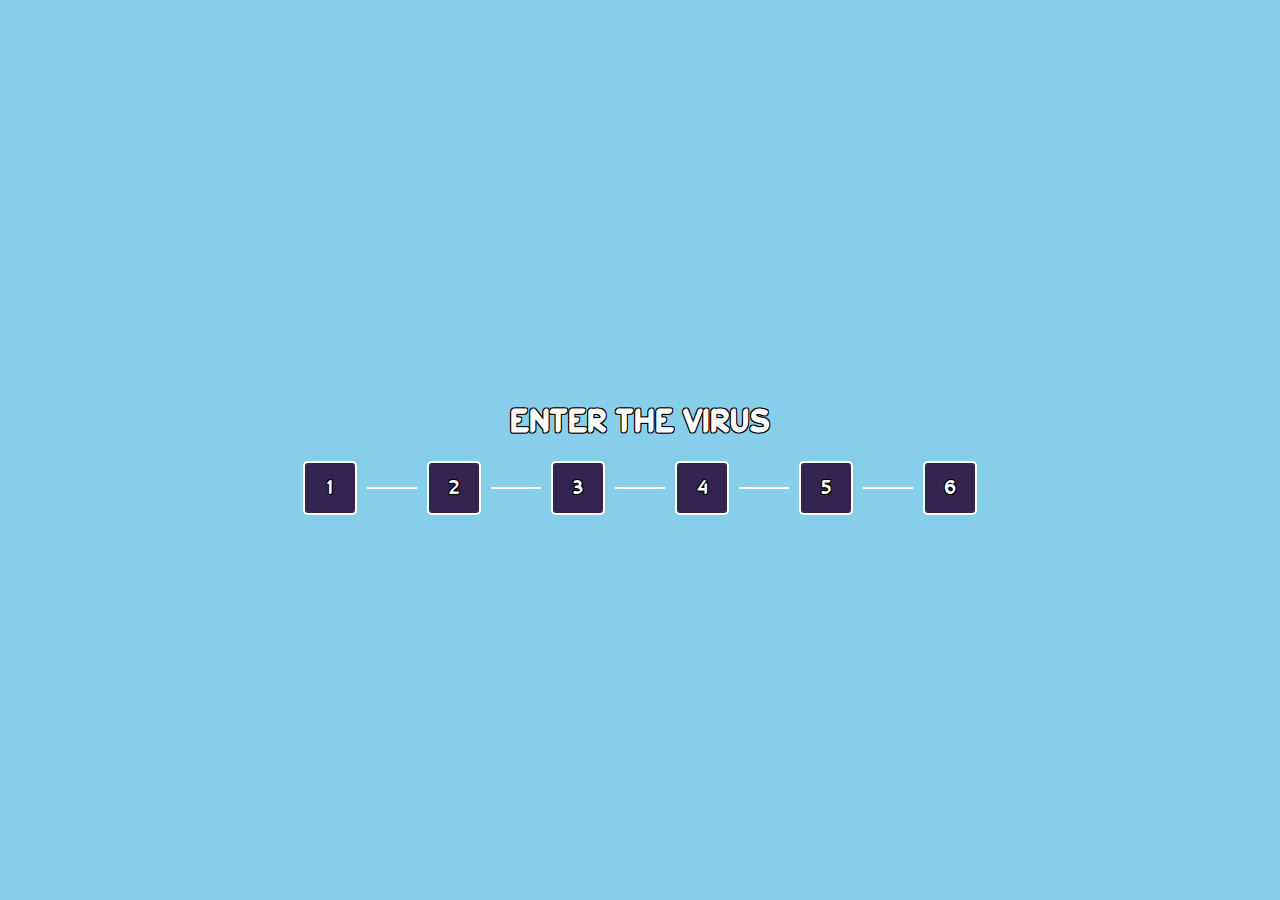
<file: index.html>
<!DOCTYPE html>
<html lang="en">
<head>
	<meta charset="UTF-8" />
	<meta name="viewport" content="width=device-width, initial-scale=1.0" />
	<title>Index</title>
	<link rel="stylesheet" href="style.css" />
</head>
<body>
	<div class="container">
		<h1>Enter the Virus</h1>
		<div class="node-container">
			<!-- Node 1 -->
			<div class="node" id="node1">
				<a href="puzzle1.html">1</a>
			</div>
			<!-- Line connecting Node 1 and Node 2 -->
			<div class="line"></div>
			<!-- Node 2 -->
			<div class="node" id="node2">
				<a href="puzzle2.html">2</a>
			</div>
			<!-- Line connecting Node 2 and Node 3 -->
			<div class="line"></div>
			<!-- Node 3 -->
			<div class="node" id="node3">
				<a href="puzzle3.html">3</a>
			</div>
			<!-- Line connecting Node 3 and Node 4 -->
			<div class="line"></div>
			<!-- Node 4 -->
			<div class="node" id="node4">
				<a href="puzzle4.html">4</a>
			</div>
			<!-- Line connecting Node 4 and Node 5 -->
			<div class="line"></div>
			<!-- Node 5 -->
			<div class="node" id="node5">
				<a href="puzzle5.html">5</a>
			</div>
			<!-- Line connecting Node 5 and Node 6 -->
			<div class="line"></div>
			<!-- Node 6 -->
			<div class="node" id="node6">
				<a href="puzzle6.html">6</a>
			</div>
		</div>
	</div>
</body>
</html>
</file>
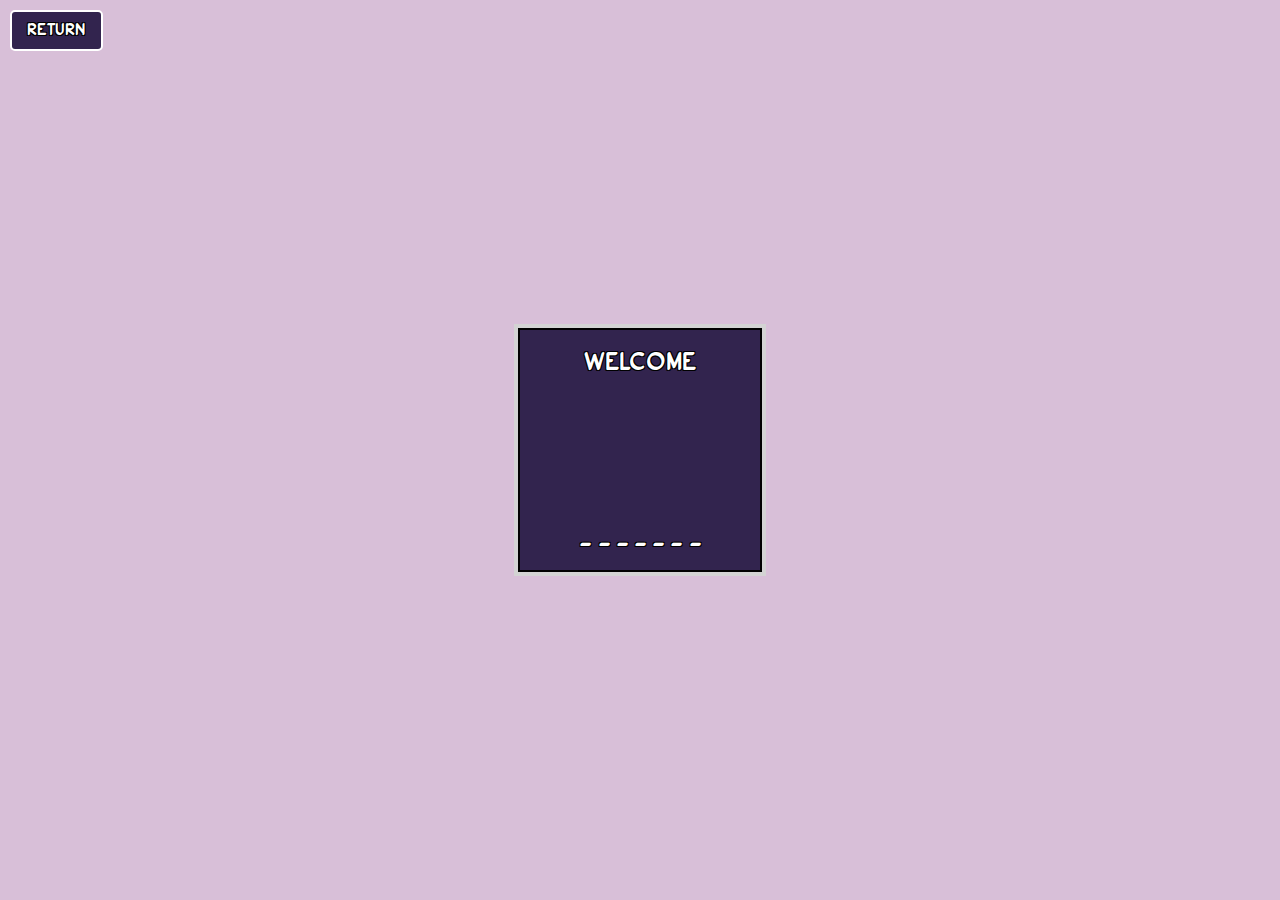
<file: puzzle1.html>
<!DOCTYPE html>
<html lang="en">
<head>
    <meta charset="UTF-8" />
    <meta name="viewport" content="width=device-width, initial-scale=1.0" />
    <title>Puzzle</title>
    <link rel="stylesheet" href="style.css" />
</head>
<body class="puzzle1">
    <div class="return-button">
        <a href="index.html">return</a>
    </div>
    <div class="puzzle" tabindex="0">
        <div class="clue">WELCOME</div>
        <div class="icon" style="visibility: hidden;">&nbsp;</div>
        <div class="solution" id="solution" data-solution="WELCOME">_ _ _ _ _ _ _</div>
    </div>
    <script src="script.js"></script>
</body>
</html>
</file>
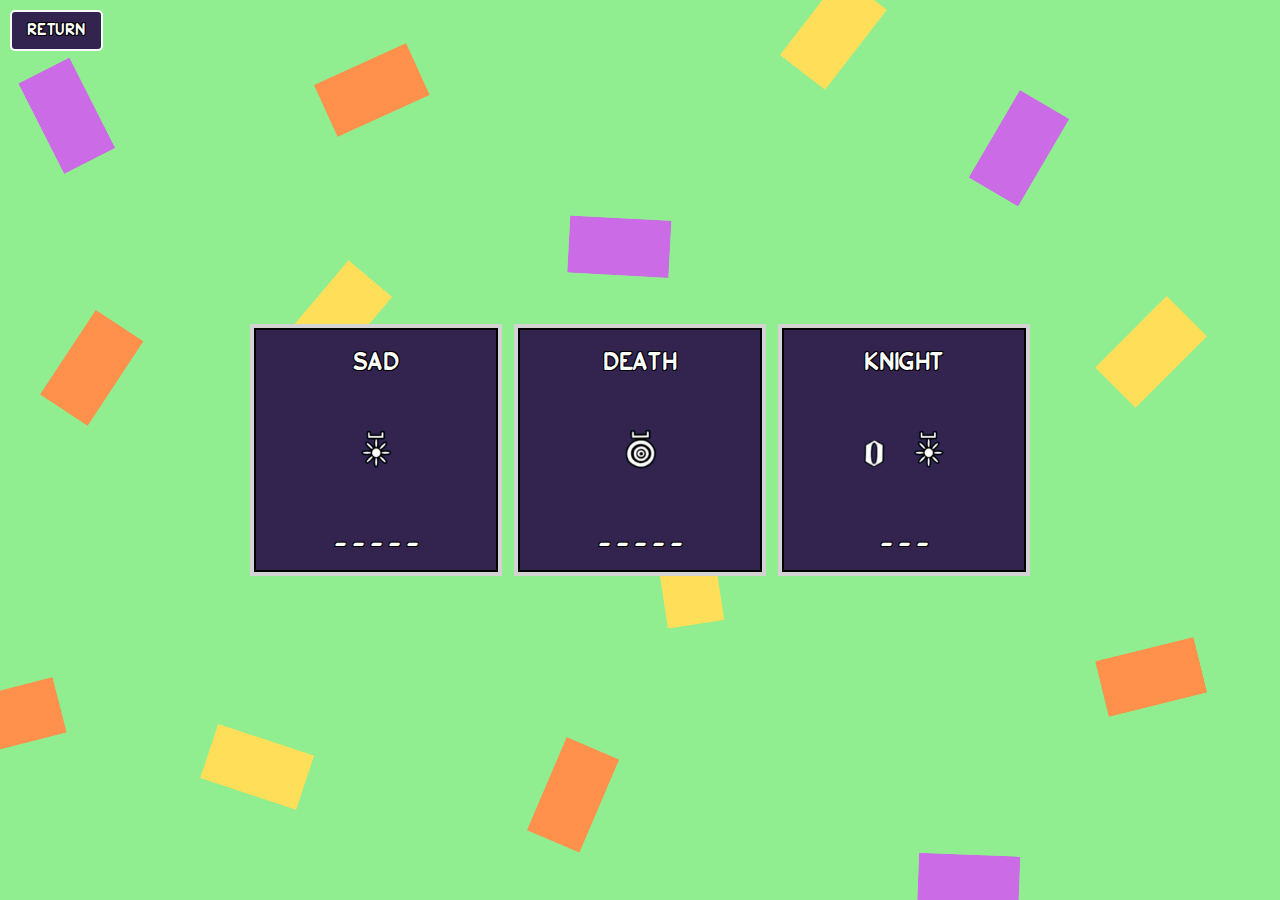
<file: puzzle2.html>
<!DOCTYPE html>
<html lang="en">
<head>
    <meta charset="UTF-8" />
    <meta name="viewport" content="width=device-width, initial-scale=1.0" />
    <title>Puzzle 2</title>
    <link rel="stylesheet" href="style.css" />
    <style>
        /* Background for puzzle2 page with external SVG */
        body.puzzle2 {
            background-color: #90EE90; /* Fallback light green background */
            background-image: url('images/bg_2.svg'); /* Load the SVG from the images folder */
            background-repeat: no-repeat;
            background-size: cover; /* Scale the SVG to cover the entire page */
            background-position: center; /* Center the SVG */
        }
    </style>
</head>
<body class="puzzle2">
    <div class="return-button">
        <a href="index.html">return</a>
    </div>

    <!-- Scattered pixels -->
    <script>
        document.addEventListener("DOMContentLoaded", () => {
            const body = document.body;
            const colors = ["orange", "yellow"];
            const numPixels = 20; // Number of scattered pixels

            for (let i = 0; i < numPixels; i++) {
                const pixel = document.createElement("div");
                pixel.classList.add("pixel-scatter");
                pixel.classList.add(colors[Math.floor(Math.random() * colors.length)]);

                // Randomize position
                pixel.style.left = `${Math.random() * window.innerWidth}px`;
                pixel.style.top = `${Math.random() * window.innerHeight}px`;

                body.appendChild(pixel);
            }
        });
    </script>

    <div class="puzzle-container">
        <div class="puzzle" id="puzzle1" tabindex="0">
            <div class="clue">SAD</div>
            <div class="icon">
                <img src="images/1.1.png" alt="Sun with bracket" />
            </div>
            <div class="solution" id="solution1" data-solution="HAPPY">_ _ _ _ _</div>
        </div>
        <div class="puzzle" id="puzzle2" tabindex="0">
            <div class="clue">DEATH</div>
            <div class="icon">
                <img src="images/1.2.png" alt="Concentric circles with bracket" />
            </div>
            <div class="solution" id="solution2" data-solution="BIRTH">_ _ _ _ _</div>
        </div>
        <div class="puzzle" id="puzzle3" tabindex="0">
            <div class="clue">KNIGHT</div>
            <div class="icon">
                <img src="images/1.3.1.png" alt="Gears Icon" />
                <img src="images/1.1.png" alt="Shield Icon" />
            </div>
            <div class="solution" id="solution3" data-solution="DAY">_ _ _</div>
        </div>
    </div>
    <script src="script.js"></script>
</body>
</html>
</file>
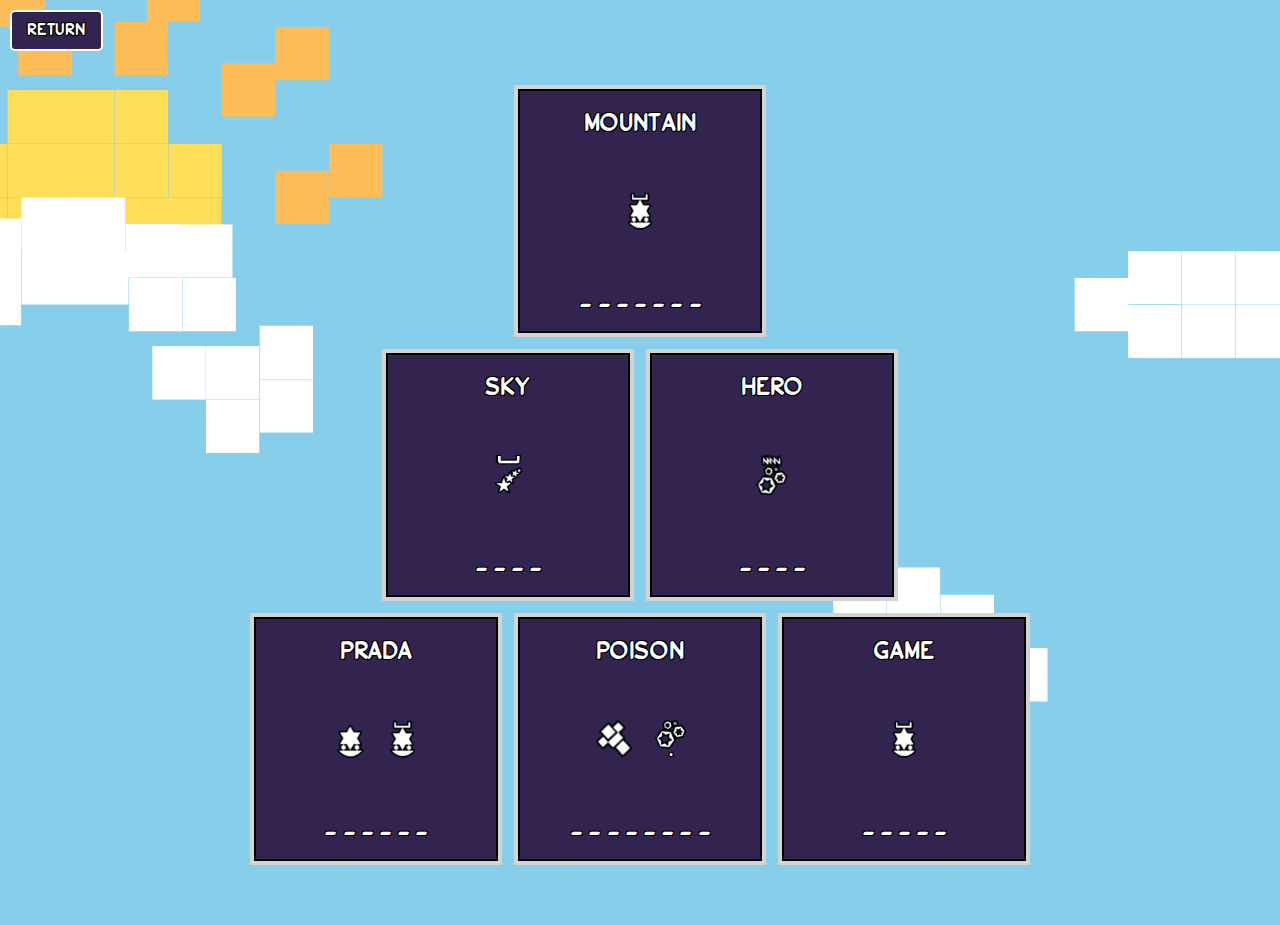
<file: puzzle3.html>
<!DOCTYPE html>
<html lang="en">
<head>
    <meta charset="UTF-8" />
    <meta name="viewport" content="width=device-width, initial-scale=1.0" />
    <title>Puzzle 3</title>
    <link rel="stylesheet" href="style.css" />
    <style>
        /* Background for puzzle3 page with external SVG */
        body.puzzle3 {
            background-color: #87CEEB; /* Fallback light blue background */
            background-image: url('images/bg_3.svg'); /* Load the SVG from the images folder */
            background-repeat: no-repeat;
            background-size: cover; /* Scale the SVG to cover the entire page */
            background-position: center; /* Center the SVG */
        }
    </style>
</head>
<body class="puzzle3">
    <div class="return-button">
        <a href="index.html">return</a>
    </div>

    <div class="puzzle-container pyramid">
        <div class="row">
            <div class="puzzle" id="puzzle1" tabindex="0">
                <div class="clue">MOUNTAIN</div>
                <div class="icon">
                    <img src="images/2.1.png" alt="Icon 1" />
                </div>
                <div class="solution" id="solution1" data-solution="OLYMPUS">_ _ _ _ _</div>
            </div>
        </div>
        <div class="row">
            <div class="puzzle" id="puzzle2" tabindex="0">
                <div class="clue">SKY</div>
                <div class="icon">
                    <img src="images/2.2.png" alt="Icon 2" />
                </div>
                <div class="solution" id="solution2" data-solution="ZEUS">_ _ _ _ _</div>
            </div>
            <div class="puzzle" id="puzzle3" tabindex="0">
                <div class="clue">HERO</div>
                <div class="icon">
                    <img src="images/2.3.png" alt="Icon 3" />
                </div>
                <div class="solution" id="solution3" data-solution="HERA">_ _ _ _ _</div>
            </div>
        </div>
        <div class="row">
            <div class="puzzle" id="puzzle4" tabindex="0">
                <div class="clue">PRADA</div>
                <div class="icon">
                    <img src="images/2.4.2.png" alt="Icon 4.1" />
                    <img src="images/2.1.png" alt="Icon 4.2" />
                </div>
                <div class="solution" id="solution4" data-solution="HERMES">_ _ _ _ _</div>
            </div>
            <div class="puzzle" id="puzzle5" tabindex="0">
                <div class="clue">POISON</div>
                <div class="icon">
                    <img src="images/2.5.1.png" alt="Icon 5.1" />
                    <img src="images/2.5.2.png" alt="Icon 5.2" />
                </div>
                <div class="solution" id="solution5" data-solution="POSEIDON">_ _ _ _ _ _ _</div>
            </div>
            <div class="puzzle" id="puzzle6" tabindex="0">
                <div class="clue">GAME</div>
                <div class="icon">
                    <img src="images/2.1.png" alt="Icon 6" />
                </div>
                <div class="solution" id="solution6" data-solution="HADES">_ _ _ _ _</div>
            </div>
        </div>
    </div>
    <script src="script.js"></script>
</body>
</html>
</file>
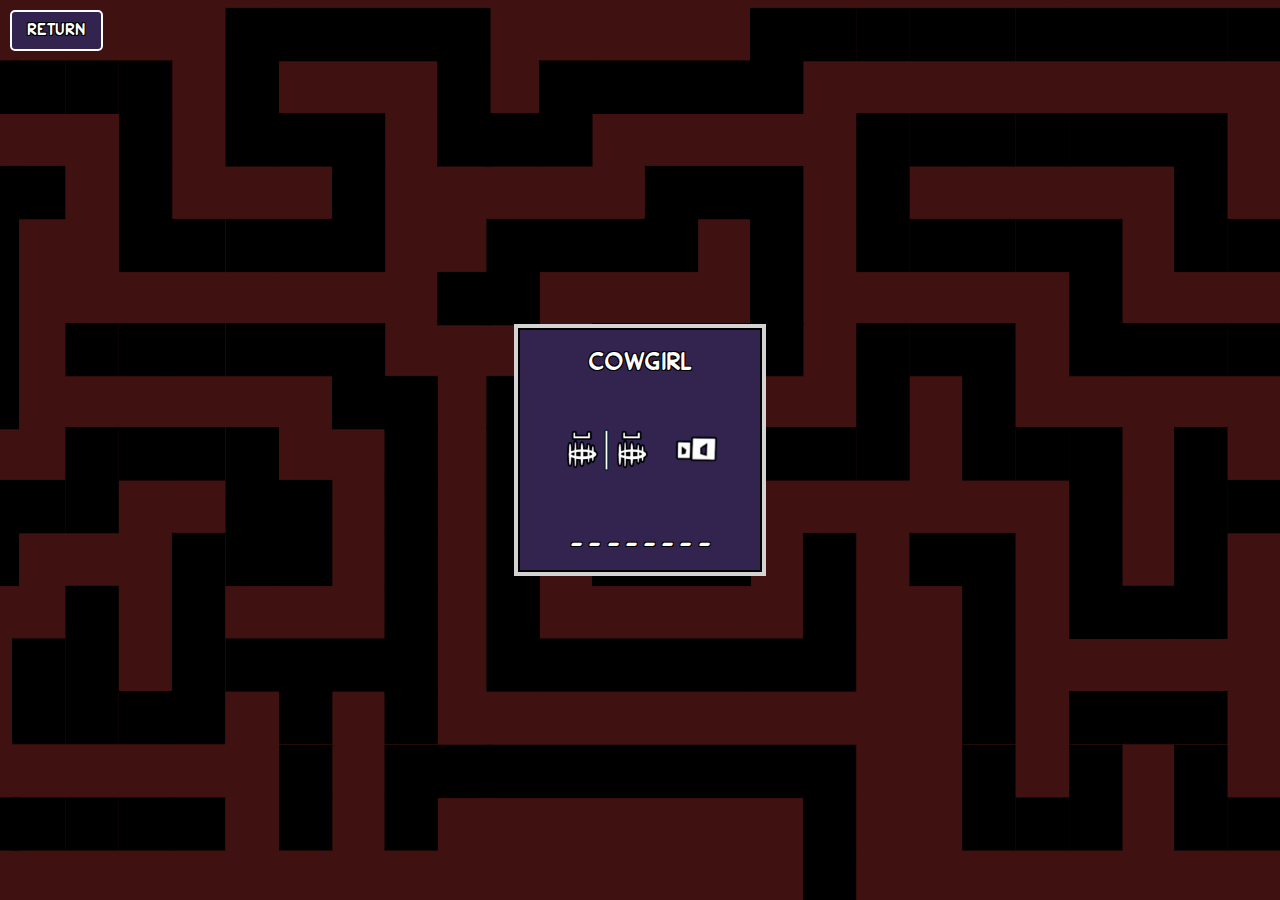
<file: puzzle4.html>
<!DOCTYPE html>
<html lang="en">
<head>
    <meta charset="UTF-8" />
    <meta name="viewport" content="width=device-width, initial-scale=1.0" />
    <title>Puzzle 4</title>
    <link rel="stylesheet" href="style.css" />
    <style>
        /* Background for puzzle4 page with external SVG */
        body.puzzle4 {
            background-color: #401111; /* Fallback dark red background */
            background-image: url('images/bg_4.svg'); /* Load the SVG from the images folder */
            background-repeat: no-repeat;
            background-size: cover; /* Scale the SVG to cover the entire page */
            background-position: center; /* Center the SVG */
        }
    </style>
</head>
<body class="puzzle4">
    <div class="return-button">
        <a href="index.html">return</a>
    </div>

    <div class="puzzle-container">
        <div class="puzzle" id="puzzle1" tabindex="0">
            <div class="clue">COWGIRL</div>
            <div class="icon">
                <img src="images/3.1.1.png" alt="Icon" />
                <img src="images/3.1.2.png" alt="Icon" />
            </div>
            <div class="solution" id="solution1" data-solution="MINOTAUR">_ _ _ _ _</div>
        </div>
    </div>
    <script src="script.js"></script>
</body>
</html>
</file>
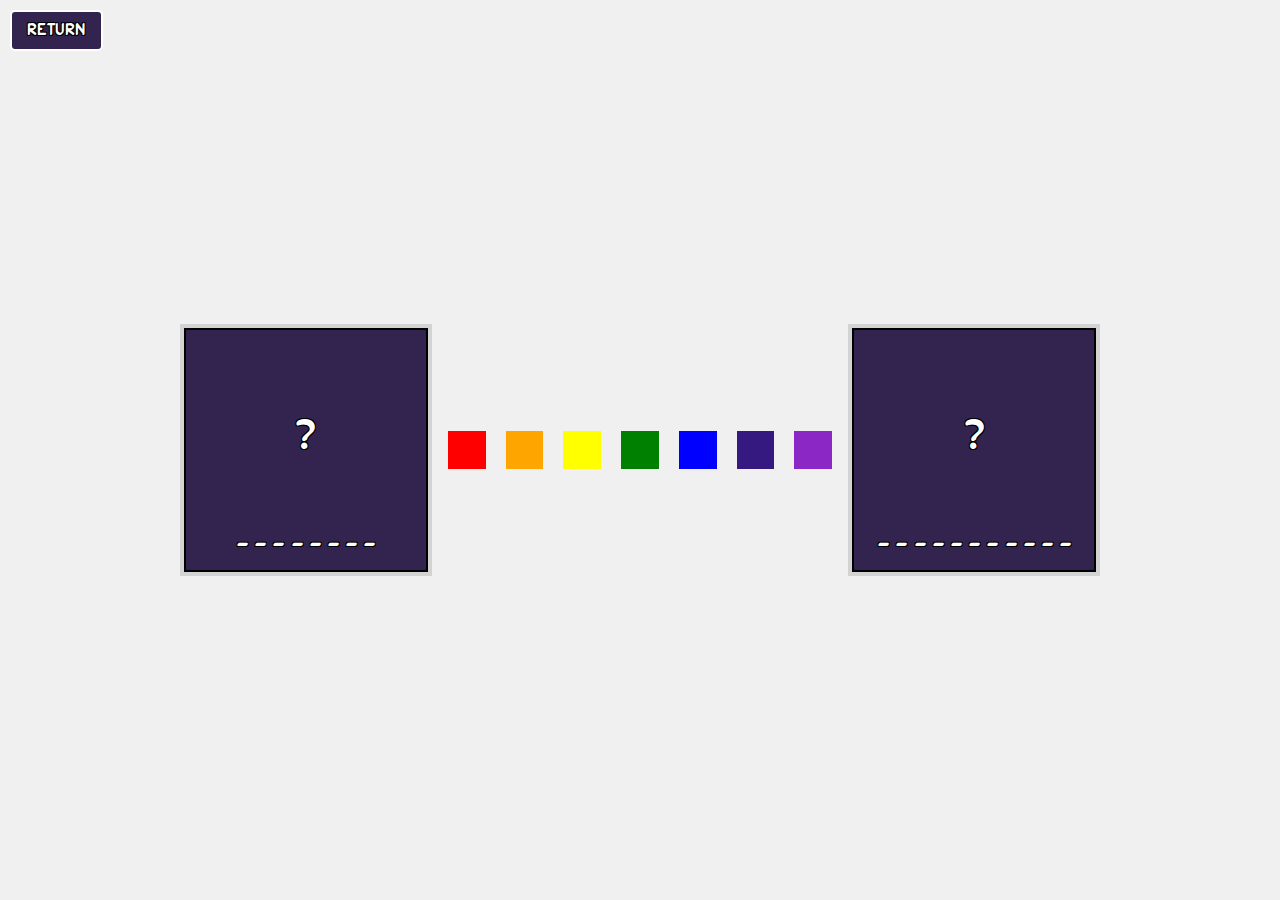
<file: puzzle5.html>
<!DOCTYPE html>
<html lang="en">
<head>
    <meta charset="UTF-8" />
    <meta name="viewport" content="width=device-width, initial-scale=1.0" />
    <title>Puzzle 5</title>
    <link rel="stylesheet" href="style.css" />
</head>
<body class="puzzle5">
    <div class="return-button">
        <a href="index.html">return</a>
    </div>

    <div class="puzzle-container">
        <!-- First Puzzle -->
        <div class="puzzle" id="puzzle1" tabindex="0">
            <div class="clue"></div>
            <div class="icon">?</div>
            <div class="solution" id="solution1" data-solution="INFRARED">_ _ _ _ _</div>
        </div>

        <!-- Rainbow Pixels -->
        <div class="rainbow-pixels">
            <div class="pixel red"></div>
            <div class="pixel orange"></div>
            <div class="pixel yellow"></div>
            <div class="pixel green"></div>
            <div class="pixel blue"></div>
            <div class="pixel indigo"></div>
            <div class="pixel violet"></div>
        </div>

        <!-- Second Puzzle -->
        <div class="puzzle" id="puzzle2" tabindex="0">
            <div class="clue"></div>
            <div class="icon">?</div>
            <div class="solution" id="solution2" data-solution="ULTRAVIOLET">_ _ _ _ _</div>
        </div>
    </div>
    <script src="script.js"></script>
</body>
</html>
</file>
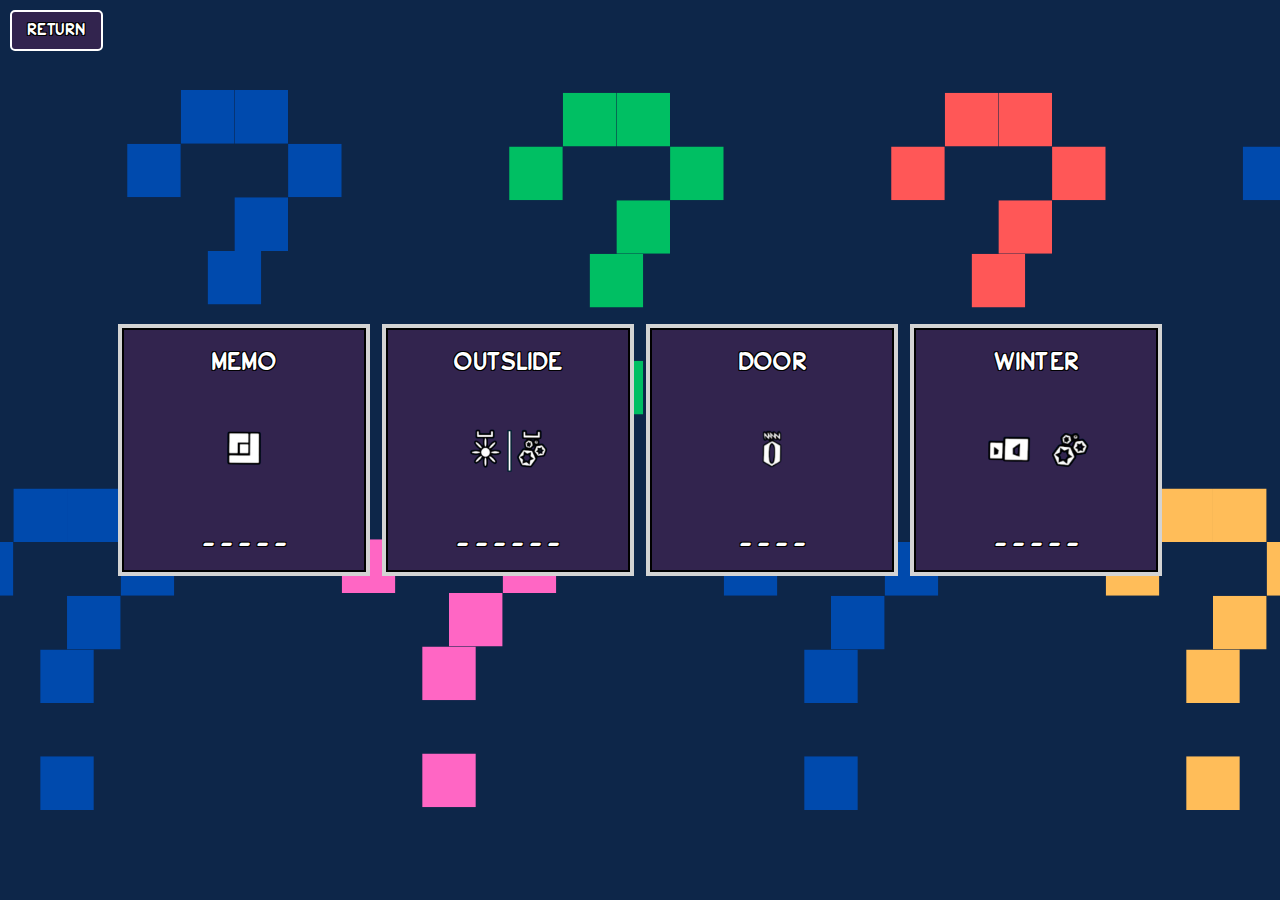
<file: puzzle6.html>
<!DOCTYPE html>
<html lang="en">
<head>
    <meta charset="UTF-8" />
    <meta name="viewport" content="width=device-width, initial-scale=1.0" />
    <title>Puzzle 6</title>
    <link rel="stylesheet" href="style.css" />
    <style>
        /* Background for puzzle6 page with external SVG */
        body.puzzle6 {
            background-color: #0d2649; /* Updated dark blue background */
            background-image: url('images/bg_6.svg'); /* Load the SVG from the images folder */
            background-repeat: no-repeat;
            background-size: cover; /* Scale the SVG to cover the entire page */
            background-position: center; /* Center the SVG */
        }
    </style>
</head>
<body class="puzzle6">
    <div class="return-button">
        <a href="index.html">return</a>
    </div>

    <div class="puzzle-container">
        <!-- Puzzle 1 -->
        <div class="puzzle" id="puzzle0" tabindex="0">
            <div class="clue">MEMO</div>
            <div class="icon">
                <img src="images/4.0.png" alt="Look Icon" />
            </div>
            <div class="solution" id="solution1" data-solution="CHECK">_ _ _ _</div>
        </div>

        <!-- Puzzle 2 -->
        <div class="puzzle" id="puzzle1" tabindex="0">
            <div class="clue">OUTSLIDE</div>
            <div class="icon">
                <img src="images/4.2.png" alt="Outside Icon" />
            </div>
            <div class="solution" id="solution2" data-solution="INSIDE">_ _ _ _ _ _</div>
        </div>

        <!-- Puzzle 3 -->
        <div class="puzzle" id="puzzle2" tabindex="0">
            <div class="clue">DOOR</div>
            <div class="icon">
                <img src="images/4.1.png" alt="Door Icon" />
            </div>
            <div class="solution" id="solution3" data-solution="YOUR">_ _ _ _</div>
        </div>

        <!-- Puzzle 4 -->
        <div class="puzzle" id="puzzle3" tabindex="0">
            <div class="clue">WINTER</div>
            <div class="icon">
                <img src="images/4.4.1.png" alt="Winter Icon" />
                <img src="images/4.4.2.png" alt="Wintern" />
            </div>
            <div class="solution" id="solution4" data-solution="TOWER">_ _ _ _ _</div>
        </div>
    </div>
    <script src="script.js"></script>
</body>
</html>
</file>
<file: style.css>
/* General body styles */
body {
    font-family: 'MyCustomFont', sans-serif; /* Apply the custom font */
    background-color: #87CEEB; /* Sky blue background */
    margin: 0;
    color: white;
    display: flex;
    justify-content: center;
    align-items: center;
    height: 100vh;
    text-align: center;
}

/* Add a thin black border to all text */
body, body * {
    text-shadow: -1px -1px 0 black, 1px -1px 0 black, -1px 1px 0 black, 1px 1px 0 black;
}

/* Navigation styles for index.html */
nav ul {
    list-style: none;
    padding: 0;
}

nav ul li {
    margin: 10px 0;
}

nav ul li a {
    color: white;
    text-decoration: none;
    font-size: 20px;
    text-transform: uppercase;
}

nav ul li a:hover {
    text-decoration: underline;
}

/* Background for puzzle1 page */
body.puzzle1 {
    background-color: #D8BFD8; /* Solid lilac background */
}

/* Background for puzzle2 page */
body.puzzle2 {
    background-color: #90EE90; /* Light green background */
    position: relative;
    height: 100vh;
    width: 100vw;
    overflow: hidden; /* Prevent scrolling */
}

/* Background for puzzle3 page */
body.puzzle3 {
    background-color: #87CEEB; /* Sky blue background */
}

/* Background for puzzle4 page */
body.puzzle4 {
    background-color: #401111; /* Dark red background */
}

/* Background for puzzle5 page */
body.puzzle5 {
    background-color: #f0f0f0; /* Light gray background */
}

/* Puzzle container styles */
.puzzle-container {
    display: flex;
    justify-content: center; /* Center the puzzles horizontally */
    align-items: center; /* Align the puzzles vertically */
    gap: 20px; /* Reduce space between puzzles */
    margin: 0 auto;
    width: 100%;
    height: 100%;
}

/* Puzzle styles */
.puzzle {
    background: #32244e; /* Dark purple background */
    border: 2px solid black;
    outline: 4px solid lightgray;
    padding: 20px;
    width: 200px; /* Fixed width for consistency */
    height: 200px; /* Fixed height for consistency */
    text-align: center;
    display: flex;
    flex-direction: column;
    justify-content: space-between;
    align-items: center;
    font-family: 'MyCustomFont', sans-serif;
    color: white; /* Ensure text is visible on the dark background */
}

.puzzle .clue,
.puzzle .solution {
    font-size: 24px;
    letter-spacing: 0.1px;
    margin: 0;
}

/* Icon container for multiple icons */
.puzzle .icon {
    display: flex; /* Arrange icons side by side */
    justify-content: center; /* Center the icons horizontally */
    align-items: center; /* Align the icons vertically */
    gap: 10px; /* Space between the icons */
}

.puzzle .icon img {
    height: 3em; /* Match the height of the text */
    vertical-align: middle; /* Align the icons with the text */
}

.puzzle.active {
    background: #2e3a7f;
}

.puzzle.correct {
    background: green;
    color: white;
    border-color: darkgreen;
}

/* Pyramid layout for Puzzle 3 */
.pyramid {
    display: flex;
    flex-direction: column;
    align-items: center;
    gap: 20px; /* Space between rows */
    margin-top: 50px;
}

/* Row styles */
.pyramid .row {
    display: flex;
    justify-content: center;
    gap: 20px; /* Space between puzzles in a row */
}

/* Rainbow pixels */
.rainbow-pixels {
    display: flex;
    justify-content: center; /* Center the pixels horizontally */
    align-items: center; /* Align the pixels vertically */
    gap: 20px; /* Space between each pixel */
}

.rainbow-pixels .pixel {
    width: 1cm;
    height: 1cm;
}

.rainbow-pixels .red {
    background-color: red;
}

.rainbow-pixels .orange {
    background-color: orange;
}

.rainbow-pixels .yellow {
    background-color: yellow;
}

.rainbow-pixels .green {
    background-color: green;
}

.rainbow-pixels .blue {
    background-color: blue;
}

.rainbow-pixels .indigo {
    background-color: rgb(54, 25, 128);
}

.rainbow-pixels .violet {
    background-color: rgb(139, 39, 197);
}

/* Return button styles */
.return-button {
    position: fixed;
    top: 10px;
    left: 10px;
    background: #32244e;
    color: white;
    padding: 10px 15px;
    border: 2px solid white;
    border-radius: 5px;
    font-size: 16px;
    text-transform: uppercase;
    font-family: 'MyCustomFont', sans-serif;
    text-align: center;
    z-index: 9999;
}

.return-button a {
    color: white;
    text-decoration: none;
}

.return-button a:hover {
    text-decoration: underline;
}

/* Font face */
@font-face {
    font-family: 'MyCustomFont';
    src: url('Lingo.ttf') format('truetype');
}

/* Puzzle icon styles for Puzzle 5 */
body.puzzle5 .puzzle .icon {
    font-size: 40px; /* Slightly smaller font size for the "?" */
    text-align: center;
    margin: 10px 0; /* Add some spacing around the icon */
}

/* Node container styles */
.node-container {
    display: flex;
    justify-content: center;
    align-items: center;
    gap: 10px; /* Space between nodes and lines */
    margin-top: 20px;
}

/* Node styles */
.node {
    width: 50px;
    height: 50px;
    background-color: #32244e; /* Dark purple background */
    border: 2px solid white;
    border-radius: 5px;
    display: flex;
    justify-content: center;
    align-items: center;
    font-family: 'MyCustomFont', sans-serif;
    font-size: 20px;
    color: white;
    text-align: center;
}

.node a {
    color: white;
    text-decoration: none;
}

/* Line styles */
.line {
    width: 50px;
    height: 2px;
    background-color: white;
}
</file>
